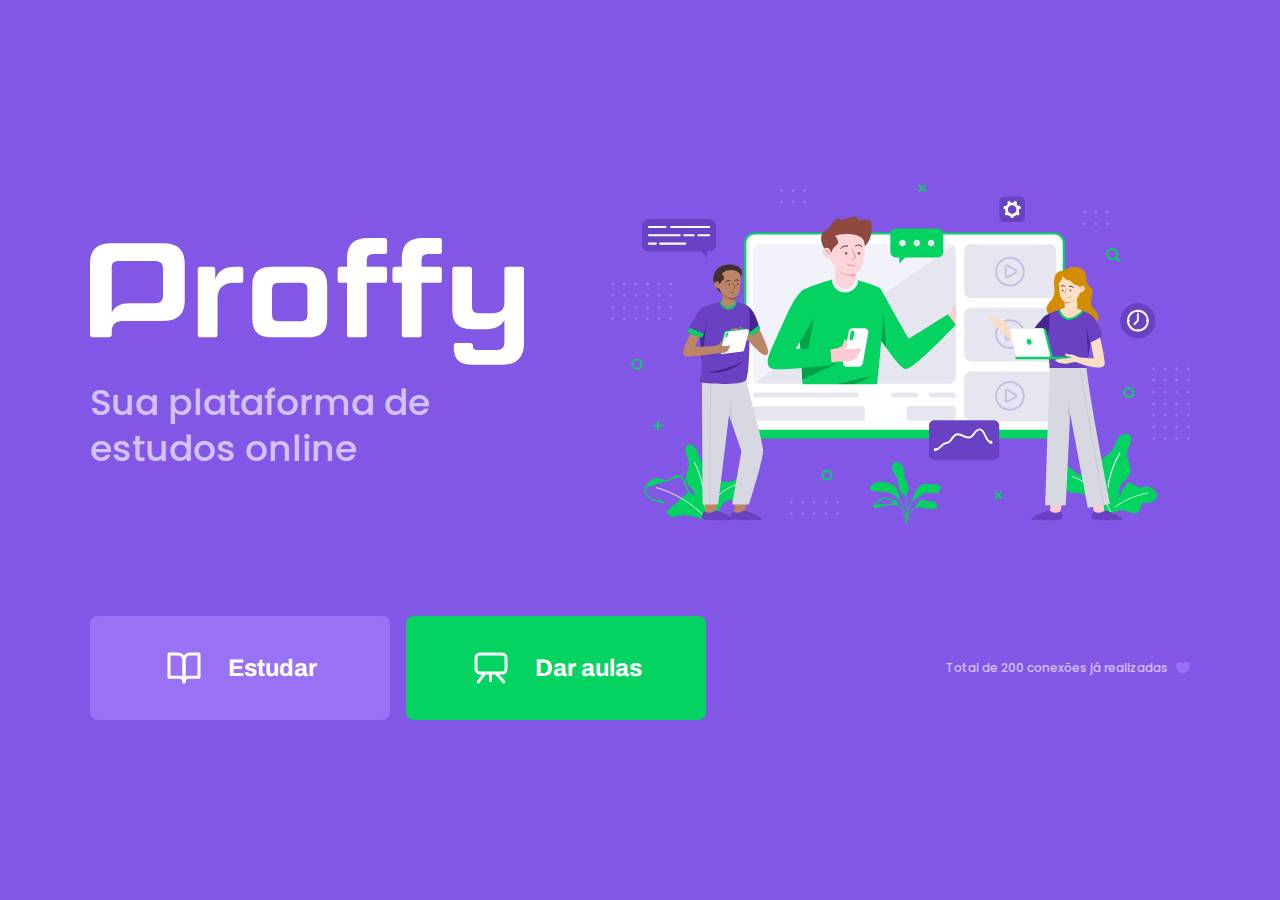
<file: index.html>
<!DOCTYPE html>
<html lang="pt_br"><!--lang é um atributo-->
<head>
    <link href="https://fonts.googleapis.com/css2?family=Archivo:wght@400;700&amp;family=Poppins:wght@400;600&amp;display=swap" rel="stylesheet"><!--fontes do projeto-->

    <link rel="shortcut icon" href="/images/favicon.png" type="image/png"><!--colocar icone na barra do navegador-->

    <link rel="stylesheet" href="/styles/main.css">
    <link rel="stylesheet" href="/styles/partials/page-landing.css">

    <meta charset="UTF-8">
    <meta name="theme-color" content="#8257E5">
    <meta name="viewport" content="width=device-width, initial-scale=1.0">
    <title>Proffy | Sua plataforma de estudos online</title>
</head>
<body id="page-landing">

    <div id="container">

        <div class="logo-container">
            <img src="/images/logo.svg" alt="Proffy">
            <h2>Sua plataforma de estudos online</h2>
        </div><!--logo-container-->

        <img class="hero-image" src="/images/landing.svg" alt="Plataforma de estudos">

        <div class="buttons-container">
            <a class="study" href="/study.html">
                <img src="/images/icons/study.svg" alt="Estudar">
                Estudar
            </a>           
            <a class="give-classes" href="/give-classes.html">
                <img src="/images/icons/give-classes.svg" alt="Dar aulas">
                Dar aulas
            </a>
        </div><!--buttons-container-->

        <p class="total-connections">
            Total de 200 conexões já realizadas
            <img src="/images/icons/purple-heart.svg" alt="Coração roxo">
        </p>

    </div><!--container-->
</body><!--page-landing-->
</html>
</file>
<file: styles/main.css>
:root {
    /* varieaveis css */
    --color-background: #F0F0F7; 
    --color-primary-lighter: #9871F5;
    --color-primary-light: #916BEA;
    --color-primary: #8257E5;
    --color-primary-dark: #774DD6;
    --color-primary-darker: #6842c2;
    --color-secondary: #04D361;
    --color-secondary-dark: #04BF58;
    --color-title-in-primary: #FFFFFF;
    --color-text-in-primary: #D4C2FF;
    --color-text-title: #32264D;
    --color-text-complement: #9C98A6;
    --color-text-base: #6A6180;
    --color-line-in-white: #E6E6F0;
    --color-input-background: #F8F8FC;
    --color-button-text: #FFFFFF;
    --color-box-base: #FFFFFF;
    --color-box-footer: #FAFAFC;
    --color-small-info: #C1BCCC;

    /* tamanho da fonte padrão: 16px - 100% - 1rem */
    font-size: 60%; /* controle das medidas rem */
}

body,html {
    height: 100vh;
}

* {
    margin: 0;
    padding: 0;
    box-sizing: border-box;
}

body {   
    background: var(--color-background);
    display: flex;
    align-items: center;
    justify-content: center;
}

body,
input,
button,
textarea {
    /* font: 500 1.6rem Poppins */
    font-weight: 500;
    font-family: Poppins;
    font-size: 1.6rem;
    color: var(--color-text-base);
}

#container {
    width: 90vw;
    max-width: 700px;
}

@media (min-width: 700px) {
    :root{
        font-size: 62.5%; /* todo  1rem vai ser relativo a 10px */
    }
}
</file>
<file: styles/partials/page-landing.css>
#page-landing {
    background: var(--color-primary);
}

#page-landing #container {
    color: var(--color-text-in-primary);
}

.logo-container img {
    height: 10rem;
}

.logo-container {
    text-align: center;
    margin-bottom: 3.2rem;
}

.logo-container h2 {
    font-weight: 500;
    font-size: 3.6rem;
    line-height: 4.6rem;
    margin-top: 0.8rem;    
}

.hero-image {
    width: 100%;
}

.buttons-container {
    display: flex;
    justify-content: center;
    margin: 3.2rem 0;
}

.buttons-container a {
    width: 30rem;
    height: 10.4rem;

    border-radius: .8rem;
    margin-right: 1.6rem;

    font: 700 2.4rem Archivo;

    display: flex;
    align-items: center;
    justify-content: center;

    text-decoration: none;

    transition: background 0.2s;

    color: var(--color-button-text);
}

.buttons-container a img {
    width: 4rem;
    margin-right: 2.4rem;
}

.buttons-container a.study {
    background: var(--color-primary-lighter);
}

.buttons-container a.study:hover {
    background: var(--color-primary-light);
}

.buttons-container a.give-classes {
    background: var(--color-secondary);
    margin-right: 0;
}

.buttons-container a.give-classes:hover {
    background: var(--color-secondary-dark);
}

.total-connections {
    font-size: 1.80rem;

    display: flex;
    align-items: center;
    justify-content: center;
}

.total-connections img {
    margin-left: 0.8rem;
}

@media (max-width: 699px) {
    :root {
        font-size: 40%; /* modificar as medidas rem */
    }    
}

@media (min-width: 1100px) {
    #page-landing #container {
        max-width: 1100px;
        display: grid;
        grid-template-columns: 2fr 1fr 2fr;
        grid-template-rows: 350px 1fr;
        grid-template-areas: 
        "proffy image image"
        "button button texting";
        column-gap: 87px;
        row-gap: 86px;
    }

    .logo-container {
        grid-area: proffy;
        text-align: initial; 
        align-self: center;
        margin: 0;
    }

    .logo-container img {
        height: 127px;
    }

    .hero-image {
        grid-area: image;
        height: 350px;
    }

    .buttons-container {
        grid-area: button;
        justify-content: flex-start;
        margin: 0;
    }

    .total-connections {
        grid-area: texting;
        justify-self: end;
        font-size: 1.2rem;
    }
}
</file>
